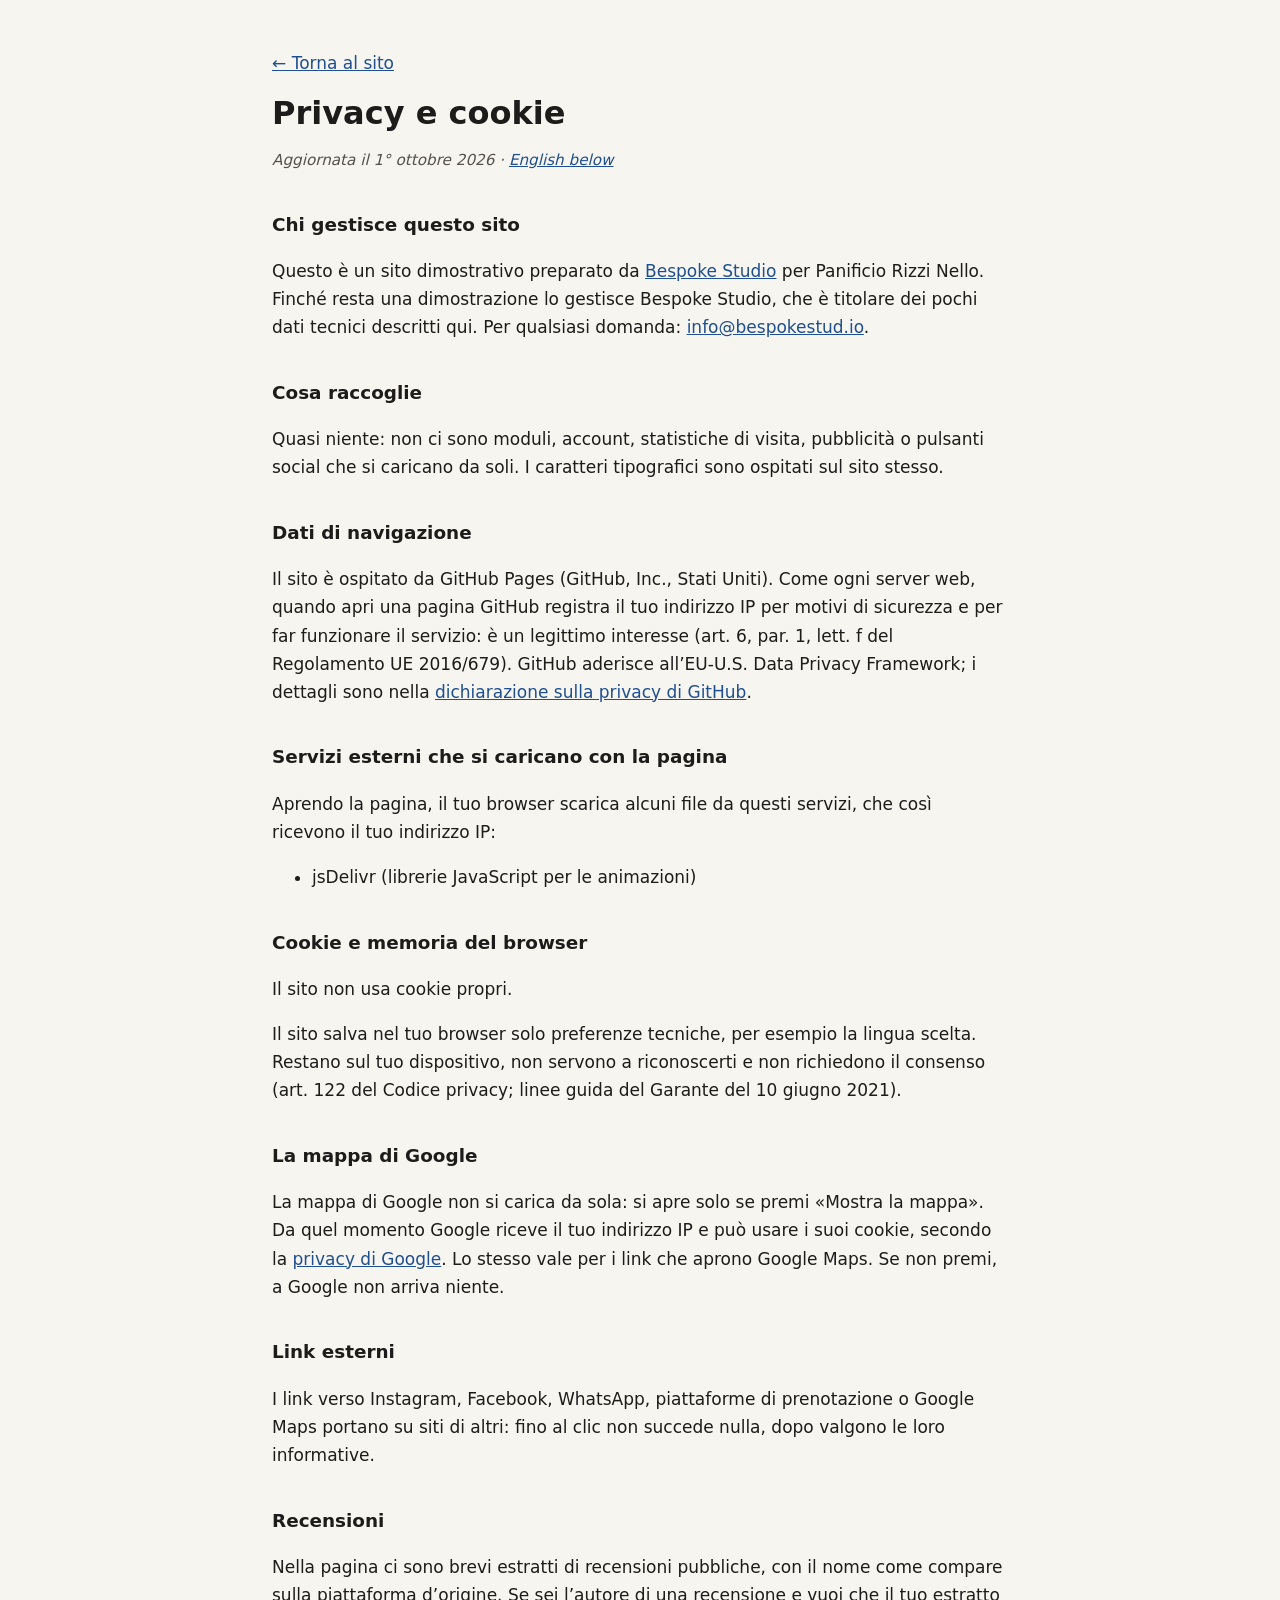
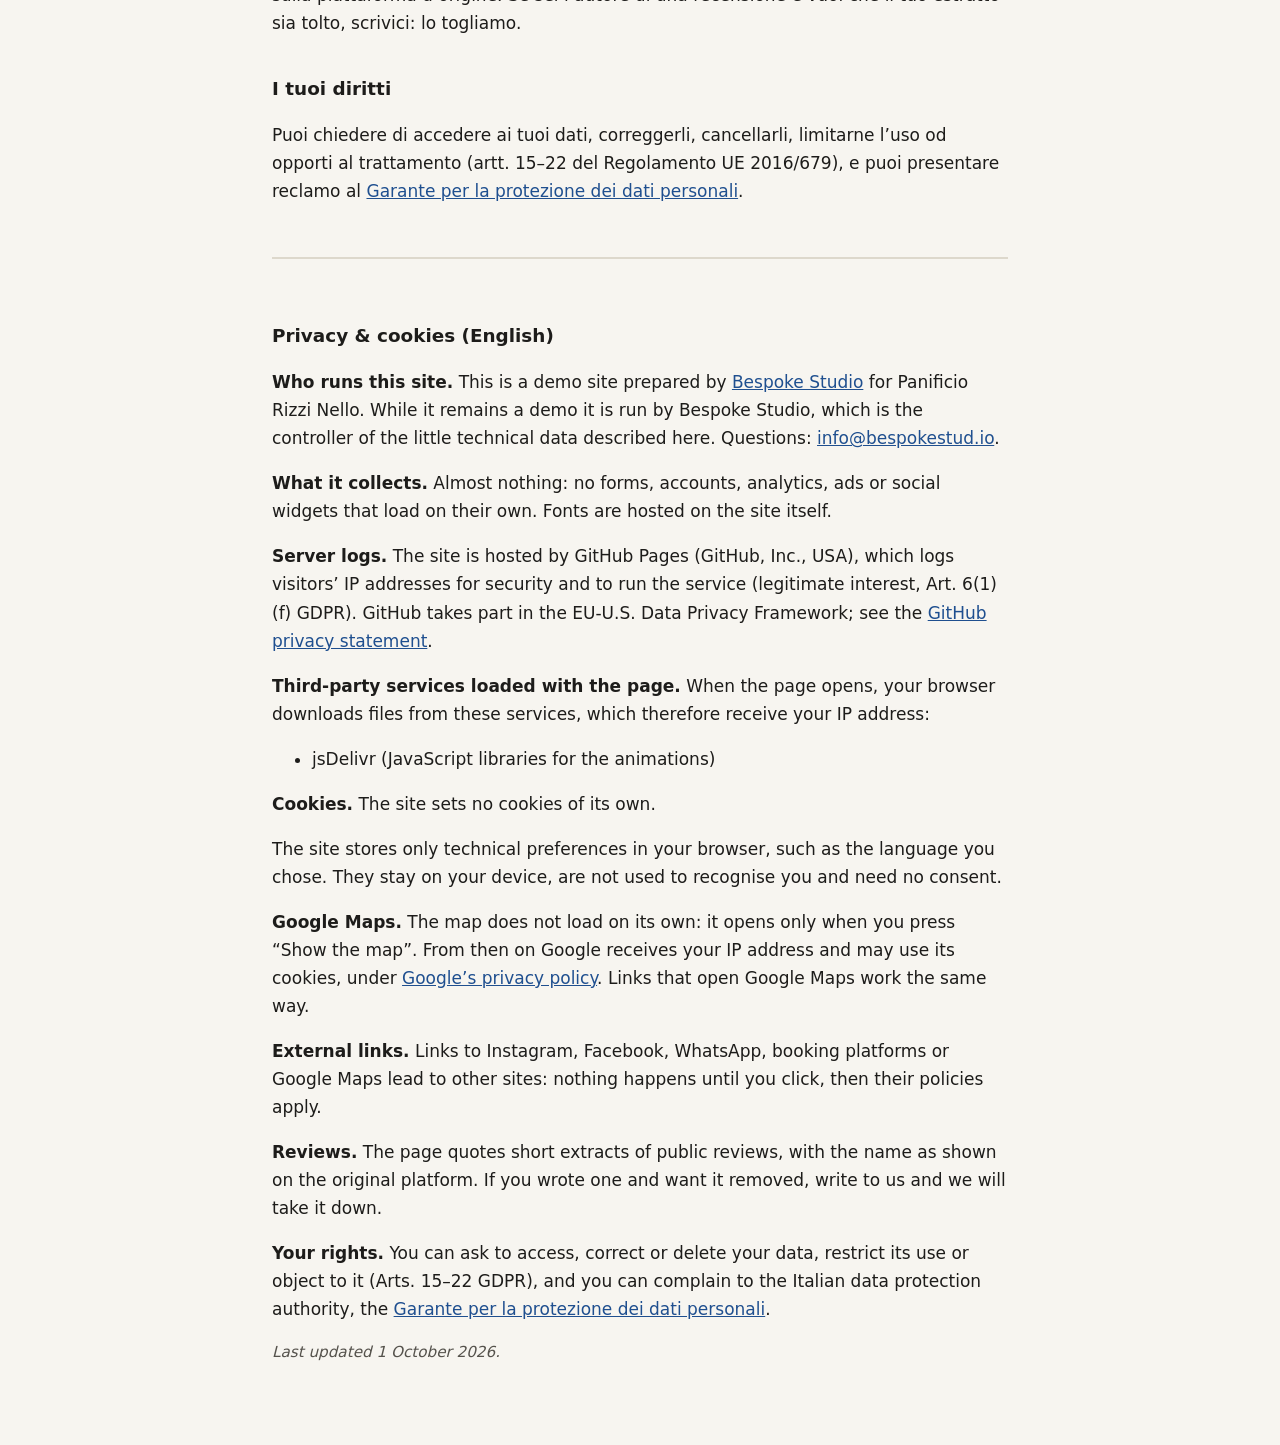
<file: privacy.html>
<!DOCTYPE html>
<html lang="it">
<head>
  <meta charset="UTF-8">
  <meta name="viewport" content="width=device-width, initial-scale=1.0">
  <meta name="robots" content="noindex">
  <title>Privacy e cookie · Panificio Rizzi Nello</title>
  <meta name="description" content="Informativa privacy e cookie del sito Panificio Rizzi Nello.">
  <style>
    body { margin: 0; background: #f7f5f0; color: #1d1c1a; font: 17px/1.65 system-ui, -apple-system, "Segoe UI", Roboto, sans-serif; }
    main { max-width: 46rem; margin: 0 auto; padding: 32px 20px 64px; }
    h1 { font-size: 2rem; line-height: 1.2; margin: 0.4em 0 0.2em; }
    h2 { font-size: 1.15rem; margin: 2em 0 0.4em; }
    a { color: #1f4f8f; }
    .data { color: #55524c; font-style: italic; font-size: 0.95rem; }
    .en { margin-top: 3em; padding-top: 1.5em; border-top: 2px solid #ddd8cc; }
    code { font-size: 0.9em; background: #ebe7dc; padding: 0 4px; border-radius: 3px; }
  </style>
</head>
<body>
<main>
  <p><a href="index.html">← Torna al sito</a></p>
  <h1>Privacy e cookie</h1>
  <p class="data">Aggiornata il 1° ottobre 2026 · <a href="#english" lang="en">English below</a></p>
  <h2>Chi gestisce questo sito</h2>
  <p>Questo è un sito dimostrativo preparato da <a href="https://bespokestud.io" rel="noopener">Bespoke Studio</a> per Panificio Rizzi Nello. Finché resta una dimostrazione lo gestisce Bespoke Studio, che è titolare dei pochi dati tecnici descritti qui. Per qualsiasi domanda: <a href="mailto:info@bespokestud.io">info@bespokestud.io</a>.</p>
  <h2>Cosa raccoglie</h2>
  <p>Quasi niente: non ci sono moduli, account, statistiche di visita, pubblicità o pulsanti social che si caricano da soli. I caratteri tipografici sono ospitati sul sito stesso.</p>
  <h2>Dati di navigazione</h2>
  <p>Il sito è ospitato da GitHub Pages (GitHub, Inc., Stati Uniti). Come ogni server web, quando apri una pagina GitHub registra il tuo indirizzo IP per motivi di sicurezza e per far funzionare il servizio: è un legittimo interesse (art. 6, par. 1, lett. f del Regolamento UE 2016/679). GitHub aderisce all’EU-U.S. Data Privacy Framework; i dettagli sono nella <a href="https://docs.github.com/site-policy/privacy-policies/github-general-privacy-statement" rel="noopener">dichiarazione sulla privacy di GitHub</a>.</p>
  <h2>Servizi esterni che si caricano con la pagina</h2>
  <p>Aprendo la pagina, il tuo browser scarica alcuni file da questi servizi, che così ricevono il tuo indirizzo IP:</p>
  <ul><li>jsDelivr (librerie JavaScript per le animazioni)</li></ul>
  <h2>Cookie e memoria del browser</h2>
  <p>Il sito non usa cookie propri.</p>
  <p>Il sito salva nel tuo browser solo preferenze tecniche, per esempio la lingua scelta. Restano sul tuo dispositivo, non servono a riconoscerti e non richiedono il consenso (art. 122 del Codice privacy; linee guida del Garante del 10 giugno 2021).</p>
  <h2>La mappa di Google</h2>
  <p>La mappa di Google non si carica da sola: si apre solo se premi «Mostra la mappa». Da quel momento Google riceve il tuo indirizzo IP e può usare i suoi cookie, secondo la <a href="https://policies.google.com/privacy?hl=it" rel="noopener">privacy di Google</a>. Lo stesso vale per i link che aprono Google Maps. Se non premi, a Google non arriva niente.</p>
  <h2>Link esterni</h2>
  <p>I link verso Instagram, Facebook, WhatsApp, piattaforme di prenotazione o Google Maps portano su siti di altri: fino al clic non succede nulla, dopo valgono le loro informative.</p>
  <h2>Recensioni</h2>
  <p>Nella pagina ci sono brevi estratti di recensioni pubbliche, con il nome come compare sulla piattaforma d’origine. Se sei l’autore di una recensione e vuoi che il tuo estratto sia tolto, scrivici: lo togliamo.</p>
  <h2>I tuoi diritti</h2>
  <p>Puoi chiedere di accedere ai tuoi dati, correggerli, cancellarli, limitarne l’uso od opporti al trattamento (artt. 15–22 del Regolamento UE 2016/679), e puoi presentare reclamo al <a href="https://www.garanteprivacy.it" rel="noopener">Garante per la protezione dei dati personali</a>.</p>
  <div class="en" id="english" lang="en">
    <h2>Privacy &amp; cookies (English)</h2>
    <p><strong>Who runs this site.</strong> This is a demo site prepared by <a href="https://bespokestud.io" rel="noopener">Bespoke Studio</a> for Panificio Rizzi Nello. While it remains a demo it is run by Bespoke Studio, which is the controller of the little technical data described here. Questions: <a href="mailto:info@bespokestud.io">info@bespokestud.io</a>.</p>
    <p><strong>What it collects.</strong> Almost nothing: no forms, accounts, analytics, ads or social widgets that load on their own. Fonts are hosted on the site itself.</p>
    <p><strong>Server logs.</strong> The site is hosted by GitHub Pages (GitHub, Inc., USA), which logs visitors’ IP addresses for security and to run the service (legitimate interest, Art. 6(1)(f) GDPR). GitHub takes part in the EU-U.S. Data Privacy Framework; see the <a href="https://docs.github.com/site-policy/privacy-policies/github-general-privacy-statement" rel="noopener">GitHub privacy statement</a>.</p>
    <p><strong>Third-party services loaded with the page.</strong> When the page opens, your browser downloads files from these services, which therefore receive your IP address:</p><ul><li>jsDelivr (JavaScript libraries for the animations)</li></ul>
    <p><strong>Cookies.</strong> The site sets no cookies of its own.</p>
    <p>The site stores only technical preferences in your browser, such as the language you chose. They stay on your device, are not used to recognise you and need no consent.</p>
    <p><strong>Google Maps.</strong> The map does not load on its own: it opens only when you press “Show the map”. From then on Google receives your IP address and may use its cookies, under <a href="https://policies.google.com/privacy?hl=en" rel="noopener">Google’s privacy policy</a>. Links that open Google Maps work the same way.</p>
    <p><strong>External links.</strong> Links to Instagram, Facebook, WhatsApp, booking platforms or Google Maps lead to other sites: nothing happens until you click, then their policies apply.</p>
    <p><strong>Reviews.</strong> The page quotes short extracts of public reviews, with the name as shown on the original platform. If you wrote one and want it removed, write to us and we will take it down.</p>
    <p><strong>Your rights.</strong> You can ask to access, correct or delete your data, restrict its use or object to it (Arts. 15–22 GDPR), and you can complain to the Italian data protection authority, the <a href="https://www.garanteprivacy.it" rel="noopener">Garante per la protezione dei dati personali</a>.</p>
    <p class="data">Last updated 1 October 2026.</p>
  </div>
</main>
</body>
</html>
</file>
